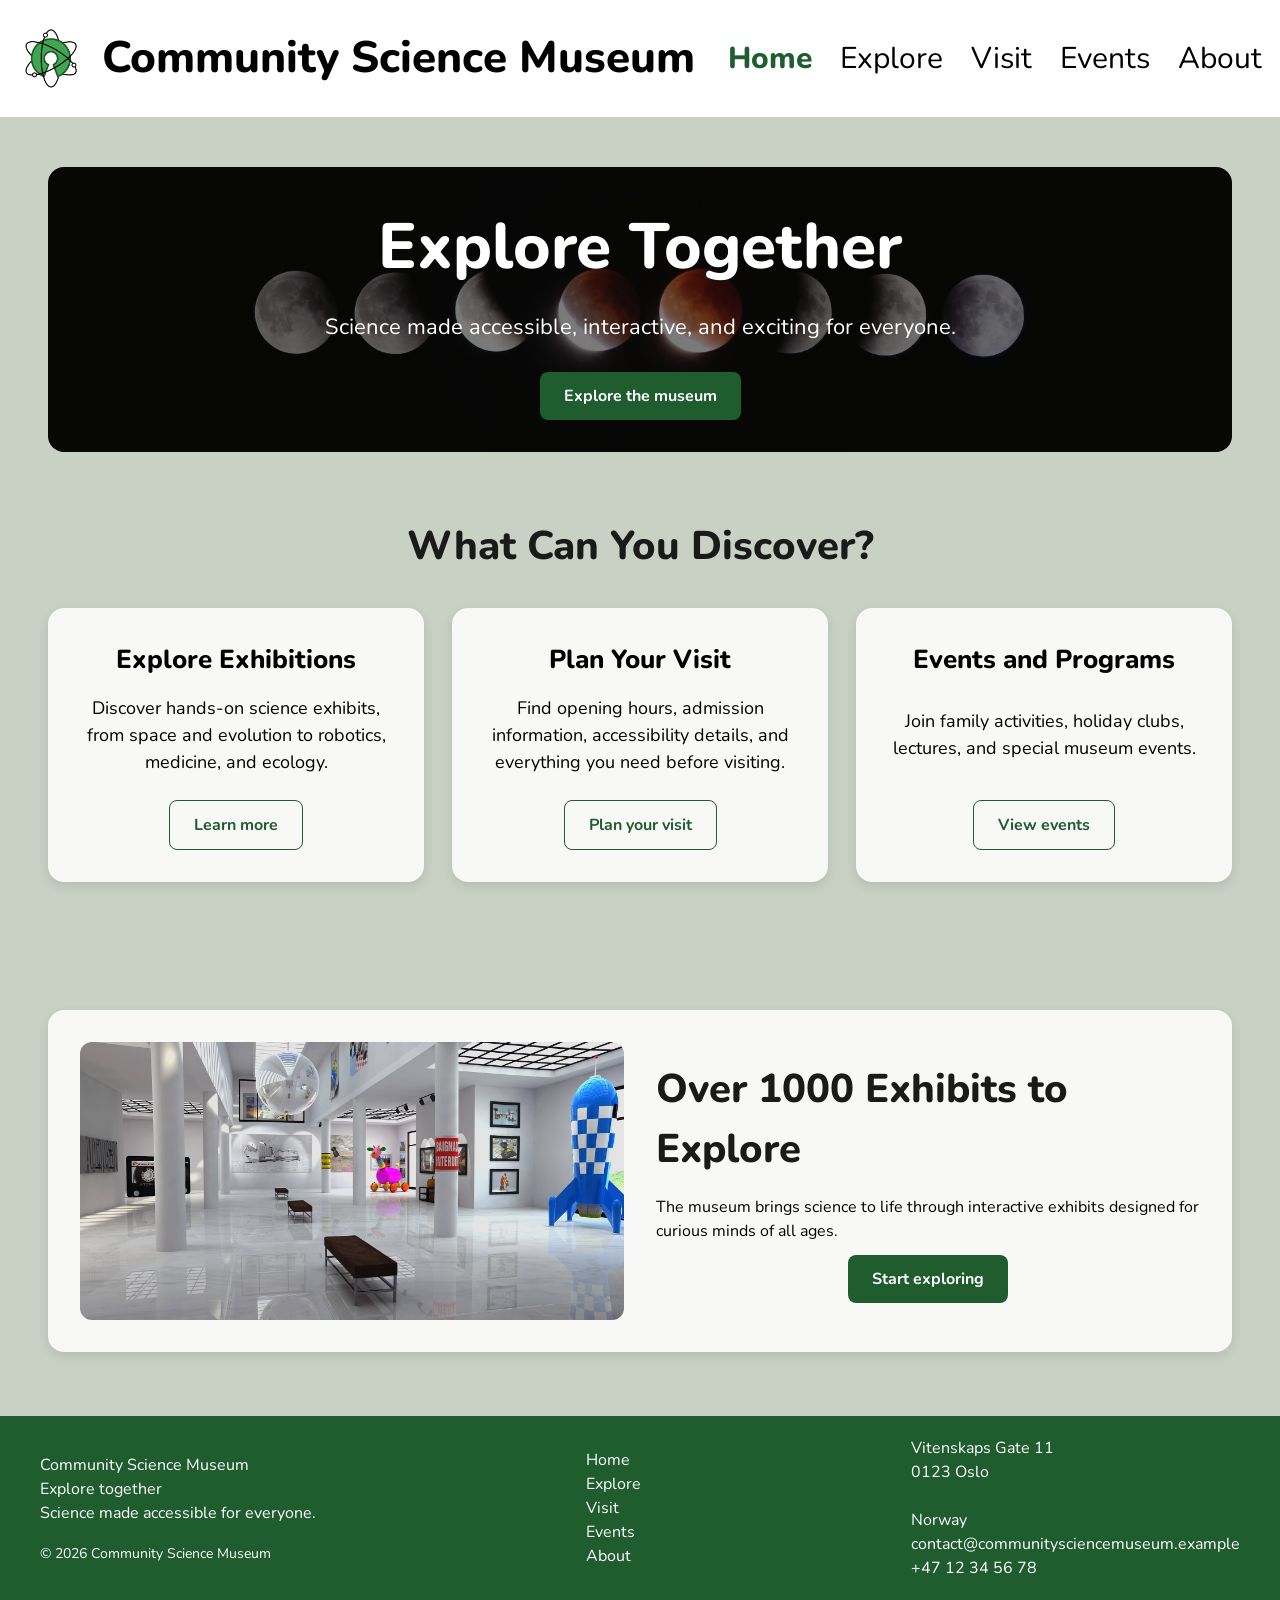
<file: index.html>
<!doctype html>
<html lang="en">
  <head>
    <meta charset="UTF-8" />

    <meta name="viewport" content="width=device-width, initial-scale=1.0" />

    <meta
      name="description"
      content="Explore the Community Science Museum, with hands-on exhibitions, events, visitor information, and learning spaces for all ages."
    />

    <title>Community Science Museum | Home</title>

    <link
      rel="icon"
      type="image/png"
      sizes="32x32"
      href="images/favicon-512x512.png"
    />

    <link rel="preconnect" href="https://fonts.googleapis.com" />
    <link rel="preconnect" href="https://fonts.gstatic.com" crossorigin />
    <link
      href="https://fonts.googleapis.com/css2?family=Nunito:wght@400;600;700;800&display=swap"
      rel="stylesheet"
    />

    <link rel="stylesheet" href="css/styles.css" />
  </head>

  <body>
    <div class="page-wrapper">
      <header class="site-header">
        <a
          href="index.html"
          class="logo-link"
          aria-label="Community Science Museum home"
        >
          <img
            class="logo"
            src="images/LOGO.jpg"
            alt="Community Science Museum logo"
          />
          <span class="site-name">Community Science Museum</span>
        </a>

        <nav class="site-nav" aria-label="Main navigation">
          <a href="index.html" class="active">Home</a>
          <a href="explore.html">Explore</a>
          <a href="visit.html">Visit</a>
          <a href="events.html">Events</a>
          <a href="about.html">About</a>
        </nav>
      </header>

      <main>
        <section class="hero home-hero">
          <div class="hero-content">
            <h1>Explore Together</h1>
            <p>
              Science made accessible, interactive, and exciting for everyone.
            </p>
            <a href="explore.html" class="button button-primary"
              >Explore the museum</a
            >
          </div>
        </section>

        <section class="section">
          <h2>What Can You Discover?</h2>

          <div class="card-grid">
            <article class="card">
              <h3>Explore Exhibitions</h3>
              <p>
                Discover hands-on science exhibits, from space and evolution to
                robotics, medicine, and ecology.
              </p>
              <a href="explore.html" class="button button-secondary"
                >Learn more</a
              >
            </article>

            <article class="card">
              <h3>Plan Your Visit</h3>
              <p>
                Find opening hours, admission information, accessibility
                details, and everything you need before visiting.
              </p>
              <a href="visit.html" class="button button-secondary"
                >Plan your visit</a
              >
            </article>

            <article class="card">
              <h3>Events and Programs</h3>
              <p>
                Join family activities, holiday clubs, lectures, and special
                museum events.
              </p>
              <a href="events.html" class="button button-secondary"
                >View events</a
              >
            </article>
          </div>
        </section>

        <section class="section">
          <div class="feature-card">
            <img
              src="images/1000-EXHIBITS.jpg"
              alt="Visitors exploring a science museum exhibition"
              class="feature-image"
            />

            <div class="feature-content">
              <h2>Over 1000 Exhibits to Explore</h2>
              <p>
                The museum brings science to life through interactive exhibits
                designed for curious minds of all ages.
              </p>
              <a href="explore.html" class="button button-primary"
                >Start exploring</a
              >
            </div>
          </div>
        </section>
      </main>

      <footer class="site-footer">
        <div>
          <p>Community Science Museum</p>
          <p>Explore together</p>
          <p>Science made accessible for everyone.</p>
          <p class="footer-copy">&copy; 2026 Community Science Museum</p>
        </div>

        <div>
          <ul>
            <li><a href="index.html">Home</a></li>
            <li><a href="explore.html">Explore</a></li>
            <li><a href="visit.html">Visit</a></li>
            <li><a href="events.html">Events</a></li>
            <li><a href="about.html">About</a></li>
          </ul>
        </div>

        <div>
          <p>Vitenskaps Gate 11</p>
          <p>0123 Oslo</p>
          <br />
          <p>Norway</p>
          <p>contact@communitysciencemuseum.example</p>
          <p>+47 12 34 56 78</p>
        </div>
      </footer>
    </div>
  </body>
</html>
</file>
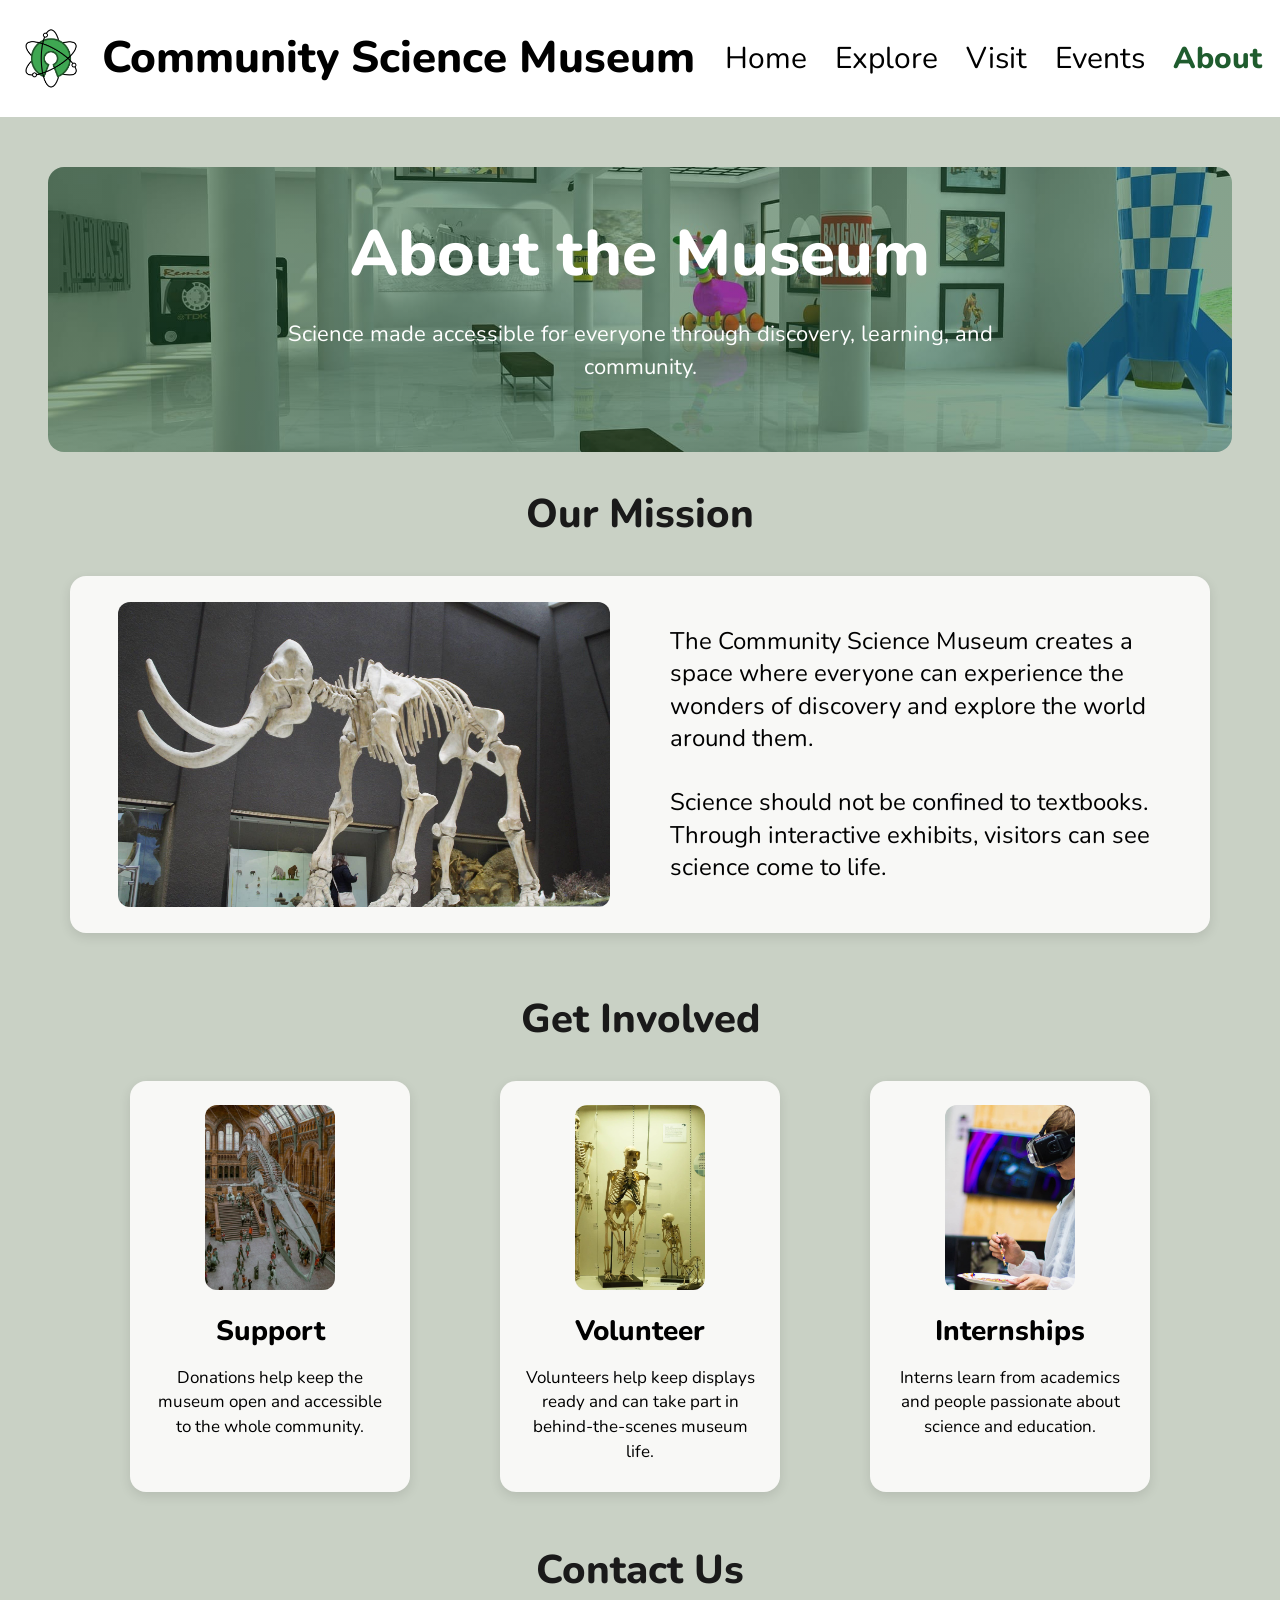
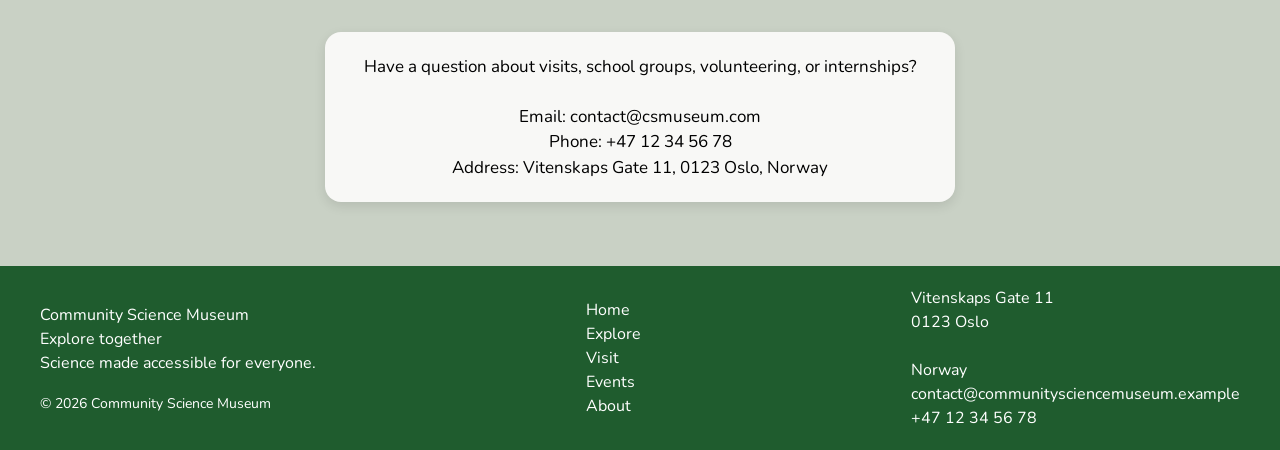
<file: about.html>
<!doctype html>
<html lang="en">
  <head>
    <meta charset="UTF-8" />

    <meta name="viewport" content="width=device-width, initial-scale=1.0" />

    <meta
      name="description"
      content="Learn about the Community Science Museum mission, how to get involved, and how to contact the museum."
    />

    <title>Community Science Museum | About</title>

    <link
      rel="icon"
      type="image/png"
      sizes="32x32"
      href="images/favicon-512x512.png"
    />

    <link rel="preconnect" href="https://fonts.googleapis.com" />
    <link rel="preconnect" href="https://fonts.gstatic.com" crossorigin />

    <link
      href="https://fonts.googleapis.com/css2?family=Nunito:wght@400;600;700;800&display=swap"
      rel="stylesheet"
    />

    <link rel="stylesheet" href="css/styles.css" />
  </head>

  <body>
    <div class="page-wrapper">
      <header class="site-header">
        <a
          href="index.html"
          class="logo-link"
          aria-label="Community Science Museum home"
        >
          <img
            class="logo"
            src="images/LOGO.jpg"
            alt="Community Science Museum logo"
          />
          <span class="site-name">Community Science Museum</span>
        </a>

        <nav class="site-nav" aria-label="Main navigation">
          <a href="index.html">Home</a>
          <a href="explore.html">Explore</a>
          <a href="visit.html">Visit</a>
          <a href="events.html">Events</a>
          <a href="about.html" class="active">About</a>
        </nav>
      </header>

      <main>
        <section class="hero about-hero">
          <div class="hero-content">
            <h1>About the Museum</h1>
            <p>
              Science made accessible for everyone through discovery, learning,
              and community.
            </p>
          </div>
        </section>

        <section class="section about-section">
          <h2>Our Mission</h2>

          <div class="mission-card">
            <img
              src="images/MAMMOTH.jpg"
              alt="Woolly mammoth skeleton on display in a museum"
              class="mission-image"
            />

            <div class="mission-content">
              <p>
                The Community Science Museum creates a space where everyone can
                experience the wonders of discovery and explore the world around
                them.
              </p>

              <p>
                Science should not be confined to textbooks. Through interactive
                exhibits, visitors can see science come to life.
              </p>
            </div>
          </div>
        </section>

        <section class="section about-section">
          <h2>Get Involved</h2>

          <div class="card-grid involved-grid">
            <article class="card involved-card">
              <img
                src="images/MUSEUM.jpg"
                alt="Large dinosaur skeleton inside a museum hall"
                class="involved-image"
              />
              <h3>Support</h3>
              <p>
                Donations help keep the museum open and accessible to the whole
                community.
              </p>
            </article>

            <article class="card involved-card">
              <img
                src="images/VOLUNTEER.jpg"
                alt="Museum skeleton display in an exhibition room"
                class="involved-image"
              />
              <h3>Volunteer</h3>
              <p>
                Volunteers help keep displays ready and can take part in
                behind-the-scenes museum life.
              </p>
            </article>

            <article class="card involved-card">
              <img
                src="images/INTERN.jpg"
                alt="Young person using virtual reality equipment"
                class="involved-image"
              />
              <h3>Internships</h3>
              <p>
                Interns learn from academics and people passionate about science
                and education.
              </p>
            </article>
          </div>
        </section>

        <section class="section contact-section">
          <h2>Contact Us</h2>

          <div class="contact-card">
            <p>
              Have a question about visits, school groups, volunteering, or
              internships?
            </p>

            <p>
              Email: contact@csmuseum.com<br />
              Phone: +47 12 34 56 78<br />
              Address: Vitenskaps Gate 11, 0123 Oslo, Norway
            </p>
          </div>
        </section>
      </main>

      <footer class="site-footer">
        <div>
          <p>Community Science Museum</p>
          <p>Explore together</p>
          <p>Science made accessible for everyone.</p>
          <p class="footer-copy">&copy; 2026 Community Science Museum</p>
        </div>

        <div>
          <ul>
            <li><a href="index.html">Home</a></li>
            <li><a href="explore.html">Explore</a></li>
            <li><a href="visit.html">Visit</a></li>
            <li><a href="events.html">Events</a></li>
            <li><a href="about.html">About</a></li>
          </ul>
        </div>

        <div>
          <p>Vitenskaps Gate 11</p>
          <p>0123 Oslo</p>
          <br />
          <p>Norway</p>
          <p>contact@communitysciencemuseum.example</p>
          <p>+47 12 34 56 78</p>
        </div>
      </footer>
    </div>
  </body>
</html>
</file>
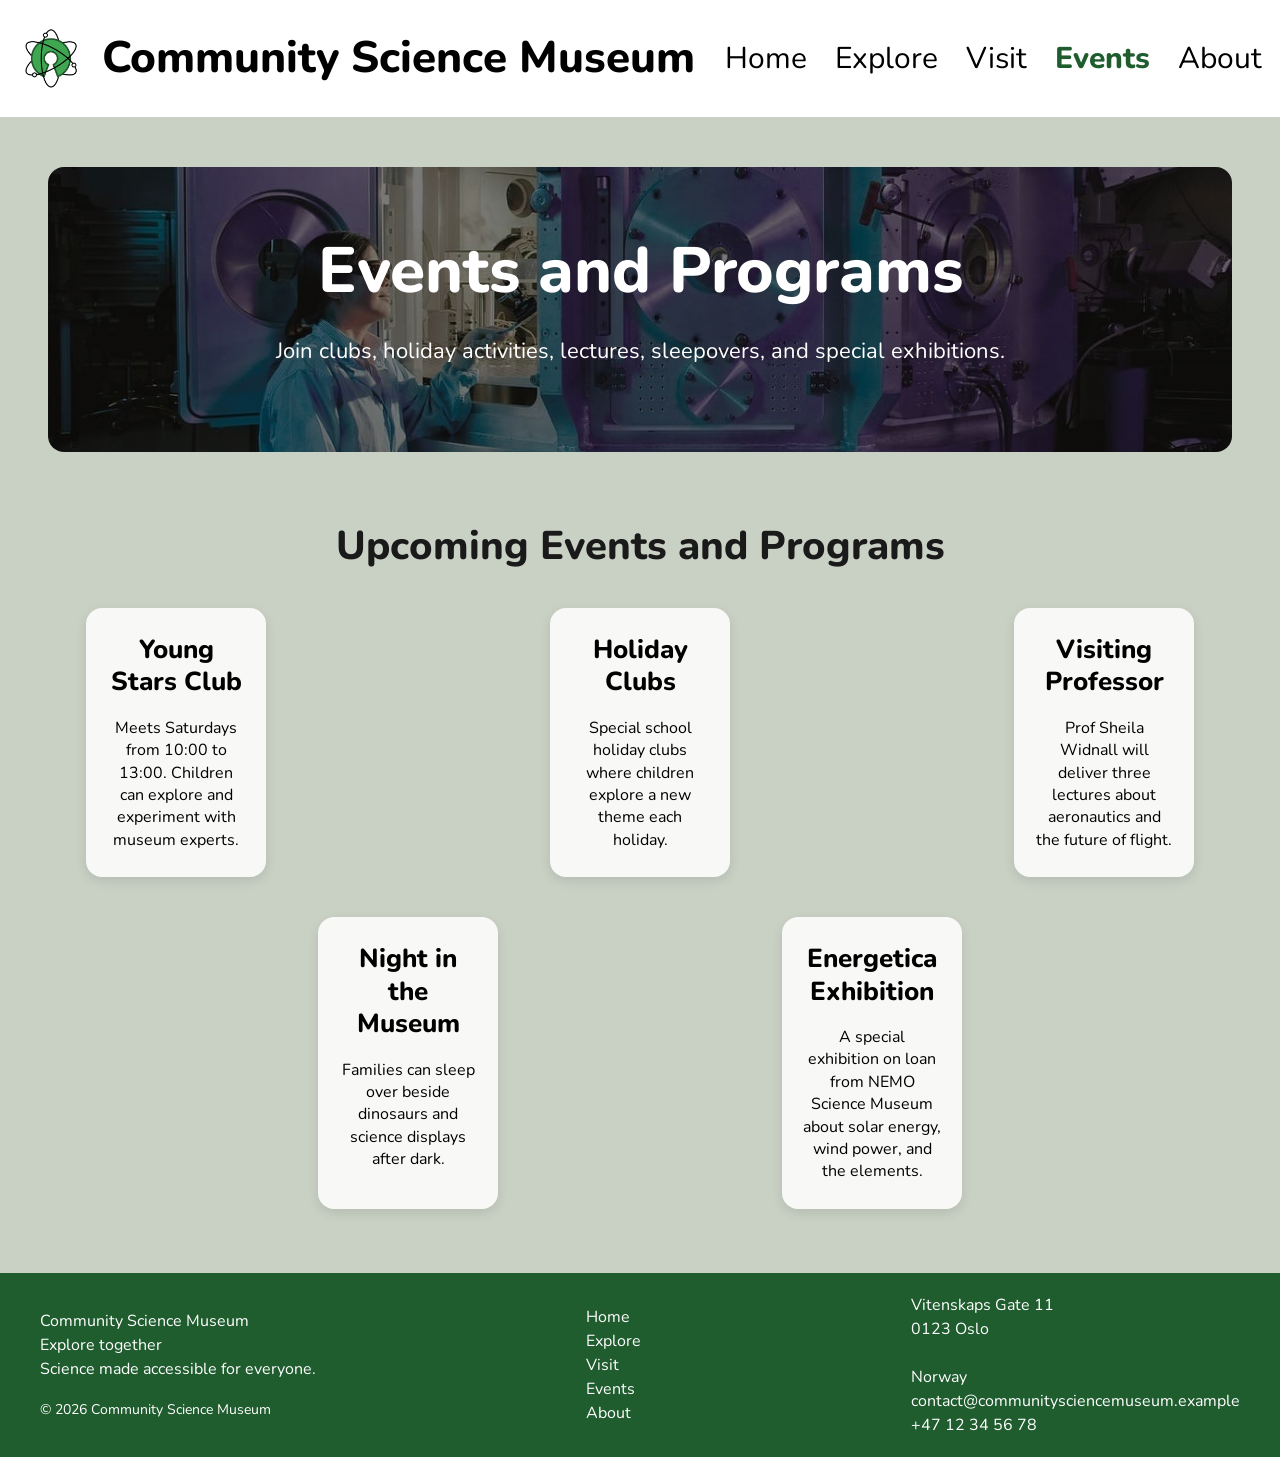
<file: events.html>
<!doctype html>
<html lang="en">
  <head>
    <meta charset="UTF-8" />

    <meta name="viewport" content="width=device-width, initial-scale=1.0" />

    <meta
      name="description"
      content="Discover upcoming events and programs at the Community Science Museum, including clubs, holiday activities, lectures, sleepovers, and special exhibitions."
    />

    <title>Community Science Museum | Events</title>

    <link
      rel="icon"
      type="image/png"
      sizes="32x32"
      href="images/favicon-512x512.png"
    />

    <link rel="preconnect" href="https://fonts.googleapis.com" />
    <link rel="preconnect" href="https://fonts.gstatic.com" crossorigin />

    <link
      href="https://fonts.googleapis.com/css2?family=Nunito:wght@400;600;700;800&display=swap"
      rel="stylesheet"
    />

    <link rel="stylesheet" href="css/styles.css" />
  </head>

  <body>
    <div class="page-wrapper">
      <header class="site-header">
        <a
          href="index.html"
          class="logo-link"
          aria-label="Community Science Museum home"
        >
          <img
            class="logo"
            src="images/LOGO.jpg"
            alt="Community Science Museum logo"
          />
          <span class="site-name">Community Science Museum</span>
        </a>

        <nav class="site-nav" aria-label="Main navigation">
          <a href="index.html">Home</a>
          <a href="explore.html">Explore</a>
          <a href="visit.html">Visit</a>
          <a href="events.html" class="active">Events</a>
          <a href="about.html">About</a>
        </nav>
      </header>

      <main>
        <section class="hero events-hero">
          <div class="hero-content">
            <h1>Events and Programs</h1>
            <p>
              Join clubs, holiday activities, lectures, sleepovers, and special
              exhibitions.
            </p>
          </div>
        </section>

        <section class="section">
          <h2>Upcoming Events and Programs</h2>

          <div class="events-grid">
            <article class="card event-card">
              <h3>Young Stars Club</h3>
              <p>
                Meets Saturdays from 10:00 to 13:00. Children can explore and
                experiment with museum experts.
              </p>
            </article>

            <article class="card event-card">
              <h3>Holiday Clubs</h3>
              <p>
                Special school holiday clubs where children explore a new theme
                each holiday.
              </p>
            </article>

            <article class="card event-card">
              <h3>Visiting Professor</h3>
              <p>
                Prof Sheila Widnall will deliver three lectures about
                aeronautics and the future of flight.
              </p>
            </article>

            <article class="card event-card">
              <h3>Night in the Museum</h3>
              <p>
                Families can sleep over beside dinosaurs and science displays
                after dark.
              </p>
            </article>

            <article class="card event-card">
              <h3>Energetica Exhibition</h3>
              <p>
                A special exhibition on loan from NEMO Science Museum about
                solar energy, wind power, and the elements.
              </p>
            </article>
          </div>
        </section>
      </main>

      <footer class="site-footer">
        <div>
          <p>Community Science Museum</p>
          <p>Explore together</p>
          <p>Science made accessible for everyone.</p>
          <p class="footer-copy">&copy; 2026 Community Science Museum</p>
        </div>

        <div>
          <ul>
            <li><a href="index.html">Home</a></li>
            <li><a href="explore.html">Explore</a></li>
            <li><a href="visit.html">Visit</a></li>
            <li><a href="events.html">Events</a></li>
            <li><a href="about.html">About</a></li>
          </ul>
        </div>

        <div>
          <p>Vitenskaps Gate 11</p>
          <p>0123 Oslo</p>
          <br />
          <p>Norway</p>
          <p>contact@communitysciencemuseum.example</p>
          <p>+47 12 34 56 78</p>
        </div>
      </footer>
    </div>
  </body>
</html>
</file>
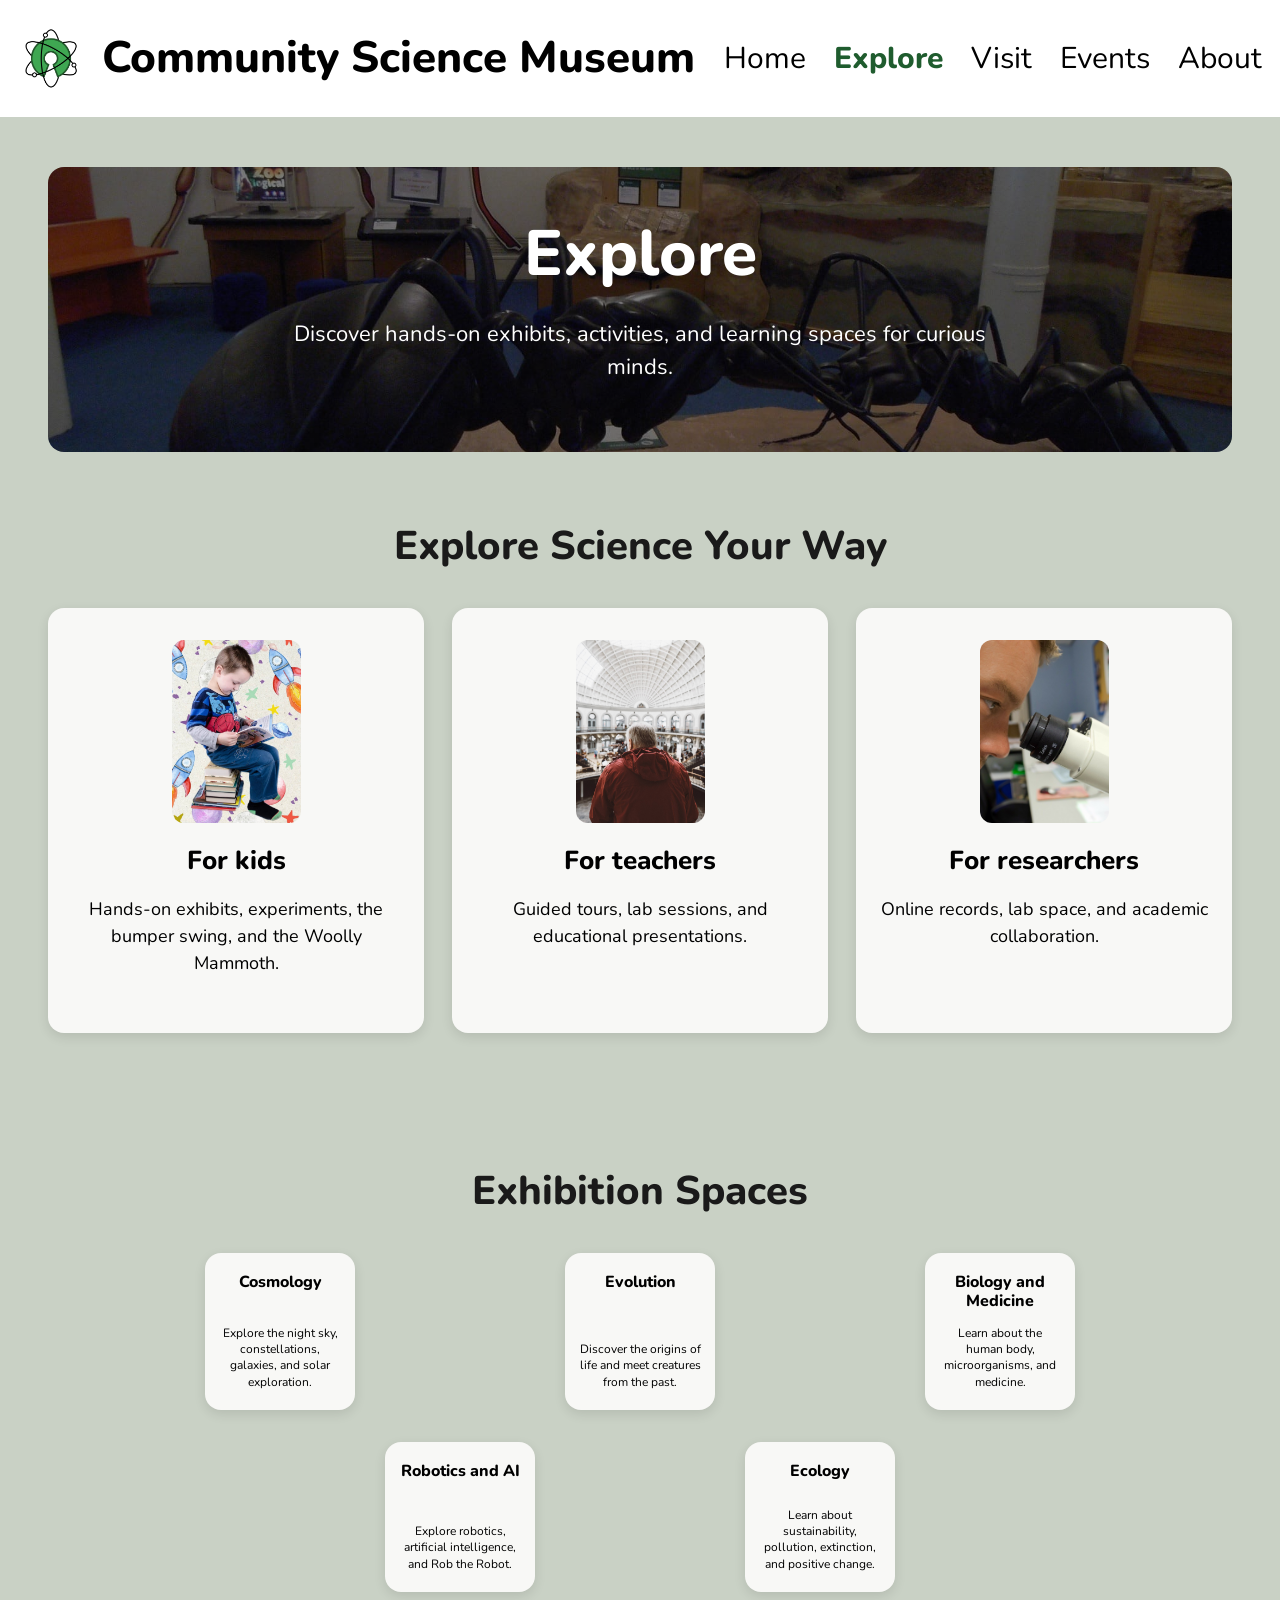
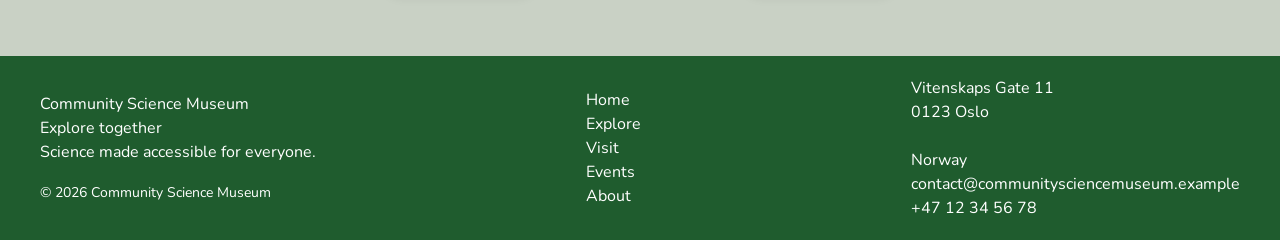
<file: explore.html>
<!doctype html>
<html lang="en">
  <head>
    <meta charset="UTF-8" />

    <meta name="viewport" content="width=device-width, initial-scale=1.0" />

    <meta
      name="description"
      content="Explore hands-on exhibitions, learning spaces, and science activities at the Community Science Museum."
    />

    <title>Community Science Museum | Explore</title>

    <link
      rel="icon"
      type="image/png"
      sizes="32x32"
      href="images/favicon-512x512.png"
    />

    <link rel="preconnect" href="https://fonts.googleapis.com" />
    <link rel="preconnect" href="https://fonts.gstatic.com" crossorigin />
    <link
      href="https://fonts.googleapis.com/css2?family=Nunito:wght@400;600;700;800&display=swap"
      rel="stylesheet"
    />

    <link rel="stylesheet" href="css/styles.css" />
  </head>

  <body>
    <div class="page-wrapper">
      <header class="site-header">
        <a
          href="index.html"
          class="logo-link"
          aria-label="Community Science Museum home"
        >
          <img
            class="logo"
            src="images/LOGO.jpg"
            alt="Community Science Museum logo"
          />
          <span class="site-name">Community Science Museum</span>
        </a>

        <nav class="site-nav" aria-label="Main navigation">
          <a href="index.html">Home</a>
          <a href="explore.html" class="active">Explore</a>
          <a href="visit.html">Visit</a>
          <a href="events.html">Events</a>
          <a href="about.html">About</a>
        </nav>
      </header>

      <main>
        <section class="hero explore-hero">
          <div class="hero-content">
            <h1>Explore</h1>
            <p>
              Discover hands-on exhibits, activities, and learning spaces for
              curious minds.
            </p>
          </div>
        </section>

        <section class="section">
          <h2>Explore Science Your Way</h2>

          <div class="card-grid image-card-grid">
            <article class="card image-card">
              <img
                src="images/KIDLEARNING.jpg"
                alt="Child reading with science illustrations"
                class="card-image"
              />
              <h3>For kids</h3>
              <p>
                Hands-on exhibits, experiments, the bumper swing, and the Woolly
                Mammoth.
              </p>
            </article>

            <article class="card image-card">
              <img
                src="images/TEACHER.jpg"
                alt="Teacher visiting a museum gallery"
                class="card-image"
              />
              <h3>For teachers</h3>
              <p>Guided tours, lab sessions, and educational presentations.</p>
            </article>

            <article class="card image-card">
              <img
                src="images/RESEARCHER.jpg"
                alt="Researcher looking into a microscope"
                class="card-image"
              />
              <h3>For researchers</h3>
              <p>Online records, lab space, and academic collaboration.</p>
            </article>
          </div>
        </section>

        <section class="section">
          <h2>Exhibition Spaces</h2>

          <div class="card-grid exhibition-grid">
            <article class="card exhibition-card">
              <h3>Cosmology</h3>
              <p>
                Explore the night sky, constellations, galaxies, and solar
                exploration.
              </p>
            </article>

            <article class="card exhibition-card">
              <h3>Evolution</h3>
              <p>
                Discover the origins of life and meet creatures from the past.
              </p>
            </article>

            <article class="card exhibition-card">
              <h3>Biology and Medicine</h3>
              <p>Learn about the human body, microorganisms, and medicine.</p>
            </article>

            <article class="card exhibition-card">
              <h3>Robotics and AI</h3>
              <p>
                Explore robotics, artificial intelligence, and Rob the Robot.
              </p>
            </article>

            <article class="card exhibition-card">
              <h3>Ecology</h3>
              <p>
                Learn about sustainability, pollution, extinction, and positive
                change.
              </p>
            </article>
          </div>
        </section>
      </main>

      <footer class="site-footer">
        <div>
          <p>Community Science Museum</p>
          <p>Explore together</p>
          <p>Science made accessible for everyone.</p>
          <p class="footer-copy">&copy; 2026 Community Science Museum</p>
        </div>

        <div>
          <ul>
            <li><a href="index.html">Home</a></li>
            <li><a href="explore.html">Explore</a></li>
            <li><a href="visit.html">Visit</a></li>
            <li><a href="events.html">Events</a></li>
            <li><a href="about.html">About</a></li>
          </ul>
        </div>

        <div>
          <p>Vitenskaps Gate 11</p>
          <p>0123 Oslo</p>
          <br />
          <p>Norway</p>
          <p>contact@communitysciencemuseum.example</p>
          <p>+47 12 34 56 78</p>
        </div>
      </footer>
    </div>
  </body>
</html>
</file>
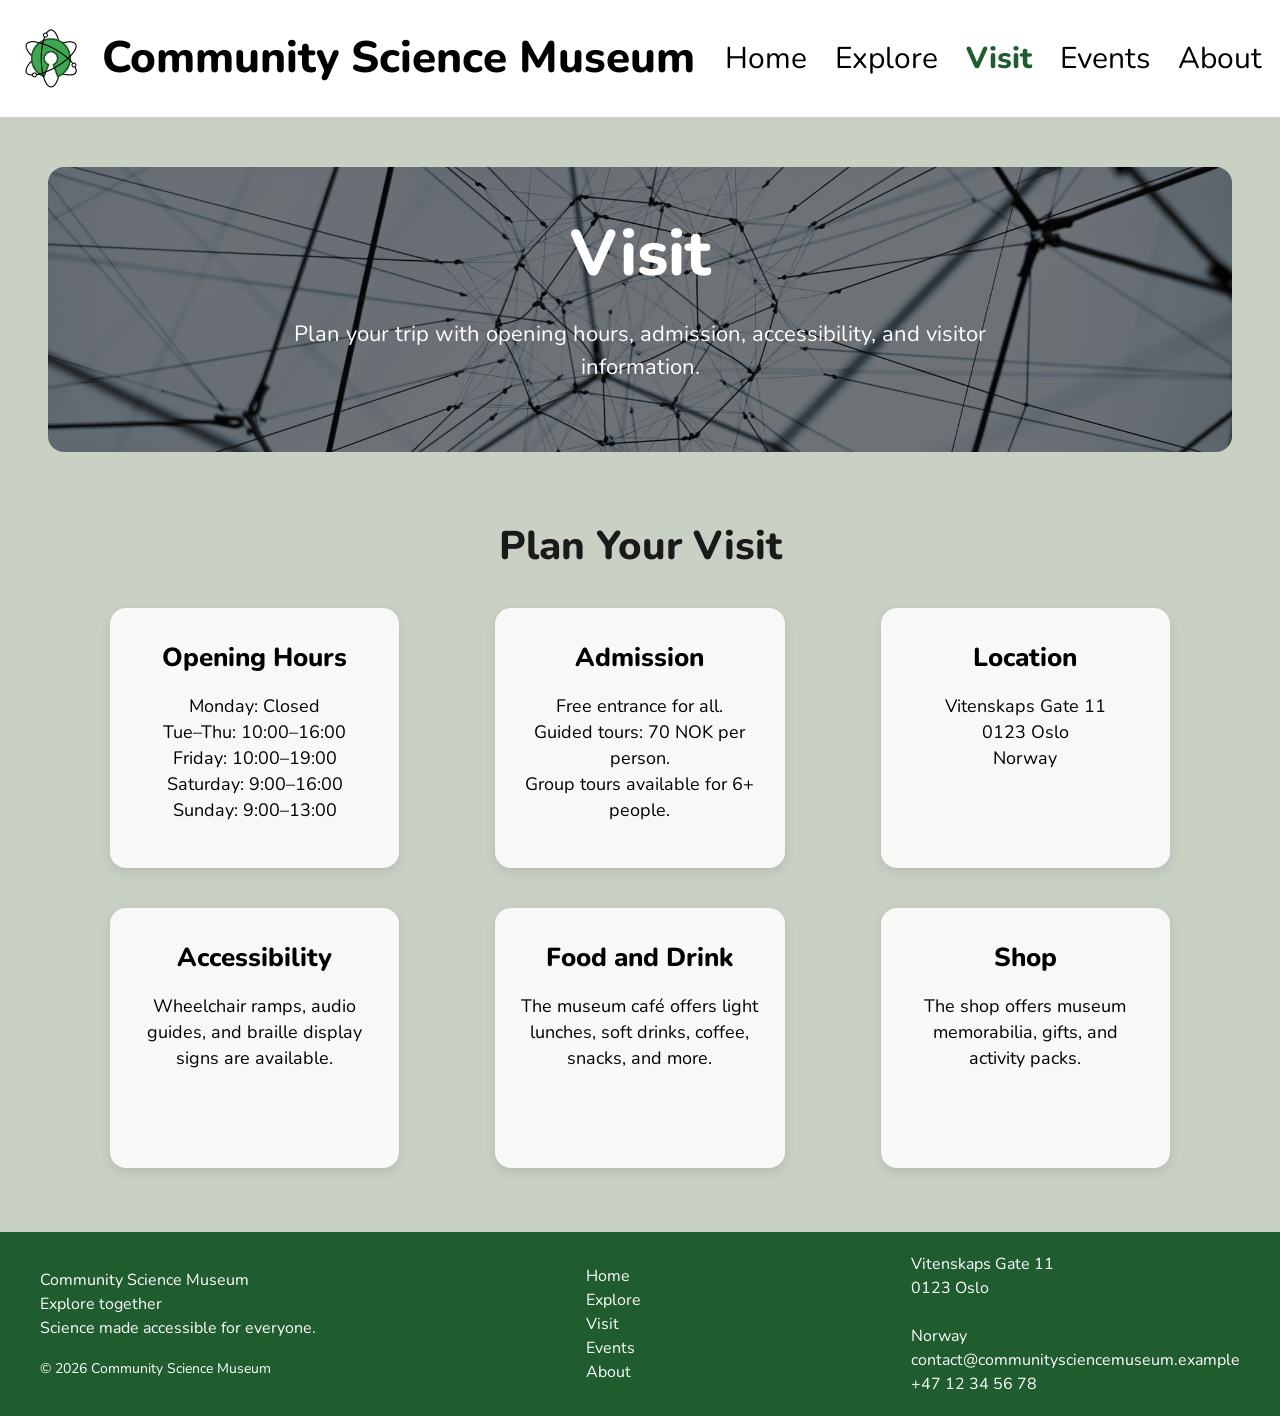
<file: visit.html>
<!doctype html>
<html lang="en">
  <head>
    <meta charset="UTF-8" />

    <meta name="viewport" content="width=device-width, initial-scale=1.0" />

    <meta
      name="description"
      content="Plan your visit to the Community Science Museum with opening hours, admission, location, accessibility, food, and shop information."
    />

    <title>Community Science Museum | Visit</title>

    <link
      rel="icon"
      type="image/png"
      sizes="32x32"
      href="images/favicon-512x512.png"
    />

    <link rel="preconnect" href="https://fonts.googleapis.com" />
    <link rel="preconnect" href="https://fonts.gstatic.com" crossorigin />

    <link
      href="https://fonts.googleapis.com/css2?family=Nunito:wght@400;600;700;800&display=swap"
      rel="stylesheet"
    />

    <link rel="stylesheet" href="css/styles.css" />
  </head>

  <body>
    <div class="page-wrapper">
      <header class="site-header">
        <a
          href="index.html"
          class="logo-link"
          aria-label="Community Science Museum home"
        >
          <img
            class="logo"
            src="images/LOGO.jpg"
            alt="Community Science Museum logo"
          />
          <span class="site-name">Community Science Museum</span>
        </a>

        <nav class="site-nav" aria-label="Main navigation">
          <a href="index.html">Home</a>
          <a href="explore.html">Explore</a>
          <a href="visit.html" class="active">Visit</a>
          <a href="events.html">Events</a>
          <a href="about.html">About</a>
        </nav>
      </header>

      <main>
        <section class="hero visit-hero">
          <div class="hero-content">
            <h1>Visit</h1>
            <p>
              Plan your trip with opening hours, admission, accessibility, and
              visitor information.
            </p>
          </div>
        </section>

        <section class="section">
          <h2>Plan Your Visit</h2>

          <div class="visit-grid">
            <article class="card visit-card">
              <h3>Opening Hours</h3>
              <p>
                Monday: Closed<br />
                Tue–Thu: 10:00–16:00<br />
                Friday: 10:00–19:00<br />
                Saturday: 9:00–16:00<br />
                Sunday: 9:00–13:00
              </p>
            </article>

            <article class="card visit-card">
              <h3>Admission</h3>
              <p>
                Free entrance for all.<br />
                Guided tours: 70 NOK per person.<br />
                Group tours available for 6+ people.
              </p>
            </article>

            <article class="card visit-card">
              <h3>Location</h3>
              <p>
                Vitenskaps Gate 11<br />
                0123 Oslo<br />
                Norway
              </p>
            </article>

            <article class="card visit-card">
              <h3>Accessibility</h3>
              <p>
                Wheelchair ramps, audio guides, and braille display signs are
                available.
              </p>
            </article>

            <article class="card visit-card">
              <h3>Food and Drink</h3>
              <p>
                The museum café offers light lunches, soft drinks, coffee,
                snacks, and more.
              </p>
            </article>

            <article class="card visit-card">
              <h3>Shop</h3>
              <p>
                The shop offers museum memorabilia, gifts, and activity packs.
              </p>
            </article>
          </div>
        </section>
      </main>

      <footer class="site-footer">
        <div>
          <p>Community Science Museum</p>
          <p>Explore together</p>
          <p>Science made accessible for everyone.</p>
          <p class="footer-copy">&copy; 2026 Community Science Museum</p>
        </div>

        <div>
          <ul>
            <li><a href="index.html">Home</a></li>
            <li><a href="explore.html">Explore</a></li>
            <li><a href="visit.html">Visit</a></li>
            <li><a href="events.html">Events</a></li>
            <li><a href="about.html">About</a></li>
          </ul>
        </div>

        <div>
          <p>Vitenskaps Gate 11</p>
          <p>0123 Oslo</p>
          <br />
          <p>Norway</p>
          <p>contact@communitysciencemuseum.example</p>
          <p>+47 12 34 56 78</p>
        </div>
      </footer>
    </div>
  </body>
</html>
</file>
<file: css/styles.css>
/* Global reset and base styles */
* {
  margin: 0;
  padding: 0;
  box-sizing: border-box;
}

html {
  min-height: 100%;
  overflow-y: scroll;
}

html,
body {
  min-height: 100%;
  overflow-x: hidden;
}

body {
  min-height: 100vh;
  font-family: "Nunito", sans-serif;
  background: #f8f8f6;
  line-height: 1.5;
}

a {
  color: inherit;
  text-decoration: none;
}

img {
  max-width: 100%;
}

/* Page layout */
.page-wrapper {
  width: 100%;
  max-width: 1440px;
  min-height: 100vh;
  margin: 0 auto;
  background: #c9d1c5;

  display: flex;
  flex-direction: column;
}

main {
  flex: 1;
}

/* Header and navigation */
.site-header {
  background: #ffffff;
  display: flex;
  justify-content: space-between;
  align-items: center;
  padding: 24px 18px;
}

.logo-link {
  display: flex;
  align-items: center;
  gap: 20px;
}

.logo {
  width: 64px;
  height: auto;
}

.site-name {
  font-size: 44px;
  font-weight: 800;
  color: #000000;
}

.site-nav {
  display: flex;
  gap: 28px;
  font-size: 30px;
}

.site-nav a {
  color: #000000;
  font-weight: 400;
  position: relative;
  transition:
    color 0.2s ease,
    background-color 0.2s ease,
    border-color 0.2s ease;
}

.site-nav a:hover {
  color: #1f5c2e;
}

.site-nav a.active {
  color: #1f5c2e;
  font-weight: 800;
}

.site-nav a::after {
  content: "";
  position: absolute;
  left: 0;
  bottom: -6px;
  width: 0;
  height: 3px;
  background: #1f5c2e;
  border-radius: 999px;
  transition: width 0.2s ease;
}

.site-nav a:hover::after {
  width: 100%;
}

/* Footer */
.site-footer {
  display: flex;
  justify-content: space-between;
  align-items: center;
  padding: 20px 40px;
  background: #1f5c2e;
  color: #ffffff;
}

.site-footer ul {
  list-style: none;
}

.footer-copy {
  margin-top: 18px;
  font-size: 14px;
}

/* Sections */
.section {
  padding: 64px 48px;
}

.section h2 {
  margin-bottom: 32px;
  text-align: center;
  font-size: 40px;
  font-weight: 800;
  color: #1a1a1a;
}

/* Buttons */
.button {
  display: inline-block;
  width: fit-content;
  padding: 12px 24px;
  border-radius: 8px;
  font-weight: 700;
  text-align: center;
  transition:
    color 0.2s ease,
    background-color 0.2s ease,
    border-color 0.2s ease;
}

.button-primary {
  background: #1f5c2e;
  color: #ffffff;
}

.button-primary:hover {
  background: #2f7d3f;
}

.button-secondary {
  background: #f8f8f6;
  color: #1f5c2e;
  border: 1px solid #1f5c2e;
}

.button-secondary:hover {
  background: #1f5c2e;
  color: #ffffff;
}

/* Focus states */
.site-nav a:focus-visible,
.button:focus-visible,
.logo-link:focus-visible,
.site-footer a:focus-visible {
  outline: 3px solid #101826;
  outline-offset: 4px;
  border-radius: 6px;
}

.hero .button:focus-visible,
.hero a:focus-visible {
  outline: 3px solid #ffffff;
  outline-offset: 4px;
}

/* Hero sections */
.hero {
  width: calc(100% - 96px);
  max-width: 1330px;
  height: 285px;
  margin: 50px auto 0;
  padding: 64px 48px;

  display: flex;
  align-items: center;
  justify-content: center;

  text-align: center;
  color: #ffffff;
  position: relative;
  overflow: hidden;
  border-radius: 16px;
}

.home-hero {
  background:
    linear-gradient(rgba(0, 0, 0, 0.52), rgba(0, 0, 0, 0.52)),
    url("../images/HERO-HEADER.jpg") center / cover no-repeat;
}

.explore-hero {
  background:
    linear-gradient(rgba(0, 0, 0, 0.52), rgba(0, 0, 0, 0.52)),
    url("../images/EXHIBIT.jpg") center / cover no-repeat;
}

.hero-content {
  max-width: 760px;
}

.hero h1 {
  font-size: 64px;
  font-weight: 800;
  margin-bottom: 16px;
}

.hero p {
  font-size: 22px;
  margin-bottom: 28px;
}

/* Cards */
.card-grid {
  display: grid;
  grid-template-columns: repeat(3, 1fr);
  gap: 28px;
}

.card,
.feature-card {
  background: #f8f8f6;
  border-radius: 16px;
  box-shadow: 0 4px 12px rgba(0, 0, 0, 0.1);
}

.card {
  min-height: 260px;
  padding: 32px 24px;

  display: flex;
  flex-direction: column;
  justify-content: space-between;
  align-items: center;
  text-align: center;
}

.card h3 {
  font-size: 26px;
  font-weight: 800;
  margin-bottom: 16px;
}

.card p {
  font-size: 18px;
  line-height: 1.5;
  margin-bottom: 24px;
}

/* Feature card */
.feature-card {
  display: grid;
  grid-template-columns: 1fr 1fr;
  gap: 32px;
  padding: 32px;
  align-items: center;
}

.feature-image {
  width: 100%;
  border-radius: 12px;
  display: block;
}

.feature-content {
  display: flex;
  flex-direction: column;
  align-items: flex-start;
  text-align: left;
}

.feature-content h2 {
  text-align: left;
  margin-bottom: 16px;
}

.feature-content .button-primary {
  align-self: center;
  margin-top: 12px;
}

/* Explore page image cards */
.image-card {
  justify-content: flex-start;
}

.card-image {
  width: 129px;
  height: 183px;
  object-fit: cover;
  border-radius: 12px;
  margin-bottom: 18px;
}

/* Exhibition cards */
.exhibition-grid {
  max-width: 900px;
  margin: 0 auto;

  display: grid;
  grid-template-columns: repeat(5, 150px);
  justify-content: center;
  column-gap: 30px;
  row-gap: 32px;
}

.exhibition-card {
  width: 150px;
  min-height: 150px;
  padding: 20px 14px;
}

.exhibition-card h3 {
  font-size: 16px;
  line-height: 1.2;
  margin-bottom: 14px;
}

.exhibition-card p {
  font-size: 12px;
  line-height: 1.35;
  margin-bottom: 0;
}

.exhibition-grid .exhibition-card:nth-child(1) {
  grid-column: 1 / 2;
}

.exhibition-grid .exhibition-card:nth-child(2) {
  grid-column: 3 / 4;
}

.exhibition-grid .exhibition-card:nth-child(3) {
  grid-column: 5 / 6;
}

.exhibition-grid .exhibition-card:nth-child(4) {
  grid-column: 2 / 3;
}

.exhibition-grid .exhibition-card:nth-child(5) {
  grid-column: 4 / 5;
}

/* Visit page */
.visit-hero {
  background:
    linear-gradient(rgba(0, 0, 0, 0.52), rgba(0, 0, 0, 0.52)),
    url("../images/SCIENCE.jpg") center / cover no-repeat;
}

.visit-grid {
  max-width: 1060px;
  margin: 0 auto;

  display: grid;
  grid-template-columns: repeat(3, 1fr);
  gap: 40px 96px;
}

.visit-card {
  min-height: 260px;
  padding: 30px 24px;
  justify-content: flex-start;
}

.visit-card h3 {
  font-size: 26px;
  margin-bottom: 16px;
}

.visit-card p {
  font-size: 18px;
  line-height: 1.45;
  margin-bottom: 0;
}

/* Events page */
.events-hero {
  background:
    linear-gradient(rgba(0, 0, 0, 0.52), rgba(0, 0, 0, 0.52)),
    url("../images/SCIENTIST.jpg") center / cover no-repeat;
}

.events-grid {
  max-width: 1150px;
  margin: 0 auto;

  display: grid;
  grid-template-columns: repeat(5, 180px);
  justify-content: center;
  column-gap: 52px;
  row-gap: 40px;
}

.event-card {
  width: 180px;
  min-height: 235px;
  padding: 26px 20px;
  justify-content: flex-start;
}

.event-card h3 {
  font-size: 26px;
  line-height: 1.25;
  margin-bottom: 18px;
}

.event-card p {
  font-size: 16px;
  line-height: 1.4;
  margin-bottom: 0;
}

.events-grid .event-card:nth-child(1) {
  grid-column: 1 / 2;
}

.events-grid .event-card:nth-child(2) {
  grid-column: 3 / 4;
}

.events-grid .event-card:nth-child(3) {
  grid-column: 5 / 6;
}

.events-grid .event-card:nth-child(4) {
  grid-column: 2 / 3;
}

.events-grid .event-card:nth-child(5) {
  grid-column: 4 / 5;
}

/* About page */
.about-hero {
  background:
    linear-gradient(rgba(31, 92, 46, 0.48), rgba(31, 92, 46, 0.48)),
    url("../images/1000-EXHIBITS.jpg") center / cover no-repeat;
}

.about-section {
  padding-top: 32px;
  padding-bottom: 24px;
}

.mission-card {
  max-width: 1140px;
  margin: 0 auto;
  padding: 26px 48px;

  display: grid;
  grid-template-columns: 1fr 1fr;
  gap: 60px;
  align-items: center;

  background: #f8f8f6;
  border-radius: 16px;
  box-shadow: 0 4px 12px rgba(0, 0, 0, 0.1);
}

.mission-image {
  width: 100%;
  height: 305px;
  object-fit: cover;
  border-radius: 12px;
  display: block;
}

.mission-content p {
  font-size: 24px;
  line-height: 1.35;
  margin-bottom: 32px;
}

.mission-content p:last-child {
  margin-bottom: 0;
}

.involved-grid {
  max-width: 1020px;
  margin: 0 auto;
  gap: 90px;
}

.involved-card {
  min-height: 390px;
  padding: 24px 24px 28px;
  justify-content: flex-start;
}

.involved-image {
  width: 130px;
  height: 185px;
  object-fit: cover;
  border-radius: 12px;
  margin-bottom: 20px;
}

.involved-card h3 {
  font-size: 28px;
  margin-bottom: 14px;
}

.involved-card p {
  font-size: 17px;
  line-height: 1.45;
  margin-bottom: 0;
}

.contact-section {
  padding-top: 24px;
}

.contact-card {
  max-width: 630px;
  margin: 0 auto;
  padding: 22px 32px;

  text-align: center;
  background: #f8f8f6;
  border-radius: 16px;
  box-shadow: 0 4px 12px rgba(0, 0, 0, 0.1);
}

.contact-card p {
  font-size: 17px;
  line-height: 1.5;
  margin-bottom: 24px;
}

.contact-card p:last-child {
  margin-bottom: 0;
}

/* Tablet */
@media (max-width: 1100px) {
  .site-header {
    flex-direction: column;
    gap: 16px;
  }

  .site-name {
    font-size: 36px;
  }

  .site-nav {
    font-size: 24px;
  }

  .exhibition-grid {
    grid-template-columns: repeat(5, 120px);
    column-gap: 24px;
  }

  .exhibition-card {
    width: 120px;
    min-height: 130px;
  }

  .exhibition-card h3 {
    font-size: 14px;
  }

  .exhibition-card p {
    font-size: 10px;
  }

  .mission-card {
    grid-template-columns: 1fr;
    max-width: 700px;
    gap: 32px;
  }

  .mission-content {
    text-align: center;
  }

  .mission-content p {
    font-size: 22px;
  }

  .involved-grid {
    gap: 28px;
  }

  .visit-grid {
    max-width: 720px;
    grid-template-columns: repeat(2, 1fr);
    gap: 32px;
  }

  .visit-card {
    min-height: 230px;
  }

  .events-grid {
    grid-template-columns: repeat(5, 140px);
    column-gap: 28px;
  }

  .event-card {
    width: 140px;
    min-height: 220px;
    padding: 22px 14px;
  }

  .event-card h3 {
    font-size: 20px;
  }

  .event-card p {
    font-size: 14px;
  }
}
/* Mobile */
@media (max-width: 750px) {
  .page-wrapper,
  main {
    width: 100%;
    max-width: 100%;
  }

  .site-header {
    flex-direction: column;
    align-items: center;
    padding: 16px 12px;
  }

  .logo-link {
    justify-content: center;
    gap: 8px;
  }

  .logo {
    width: 42px;
    flex-shrink: 0;
  }

  .site-name {
    font-size: 28px;
    line-height: 1.1;
    text-align: center;
  }

  .site-nav {
    justify-content: center;
    flex-wrap: wrap;
    gap: 12px;
    font-size: 16px;
  }

  .hero {
    width: 100%;
    height: auto;
    min-height: 360px;
    margin: 0;
    border-radius: 0;
    padding: 56px 16px;
  }

  .hero h1 {
    font-size: 38px;
    line-height: 1.1;
  }

  .hero p {
    font-size: 18px;
    line-height: 1.4;
  }

  .section {
    padding: 32px 16px;
  }

  .section h2 {
    font-size: 28px;
    line-height: 1.2;
  }

  .card-grid {
    grid-template-columns: 1fr;
    gap: 28px;
  }

  .card {
    width: 100%;
    max-width: 320px;
    margin: 0 auto;
    text-align: center;
  }

  .card .button,
  .card a {
    align-self: center;
  }

  .feature-card {
    display: flex;
    flex-direction: column;
    align-items: center;
    text-align: center;

    width: 100%;
    padding: 24px;
  }

  .feature-image {
    width: 100%;
    max-width: 500px;
    margin: 0 auto;
  }

  .feature-content {
    width: 100%;
    align-items: center;
    text-align: center;
  }

  .feature-content h2 {
    text-align: center;
  }

  .feature-content .button,
  .feature-content a,
  .feature-content .button-primary {
    align-self: center;
  }

  .exhibition-grid {
    grid-template-columns: 1fr;
    max-width: 220px;
    row-gap: 24px;
  }

  .exhibition-card,
  .exhibition-grid .exhibition-card:nth-child(1),
  .exhibition-grid .exhibition-card:nth-child(2),
  .exhibition-grid .exhibition-card:nth-child(3),
  .exhibition-grid .exhibition-card:nth-child(4),
  .exhibition-grid .exhibition-card:nth-child(5) {
    grid-column: auto;
    width: 180px;
    min-height: 150px;
    margin: 0 auto;
  }
  .mission-card {
    grid-template-columns: 1fr;
    padding: 24px;
    gap: 24px;
  }

  .mission-image {
    height: 220px;
  }

  .mission-content {
    text-align: center;
  }

  .mission-content p {
    font-size: 18px;
    line-height: 1.45;
    margin-bottom: 20px;
  }

  .involved-grid {
    grid-template-columns: 1fr;
    max-width: 320px;
    gap: 28px;
  }

  .involved-card {
    min-height: 360px;
  }

  .contact-card {
    max-width: 320px;
    padding: 22px 20px;
  }

  .visit-grid {
    grid-template-columns: 1fr;
    gap: 28px;
    max-width: 320px;
    margin: 0 auto;
  }

  .visit-card {
    width: 100%;
    min-height: 220px;
  }

  .events-grid {
    grid-template-columns: 1fr;
    max-width: 260px;
    row-gap: 28px;
    margin: 0 auto;
  }

  .event-card,
  .events-grid .event-card:nth-child(1),
  .events-grid .event-card:nth-child(2),
  .events-grid .event-card:nth-child(3),
  .events-grid .event-card:nth-child(4),
  .events-grid .event-card:nth-child(5) {
    grid-column: auto;
    width: 220px;
    min-height: 220px;
    margin: 0 auto;
  }

  .site-footer {
    flex-direction: column;
    align-items: flex-start;
    gap: 24px;
    padding: 24px;
  }
}
</file>
